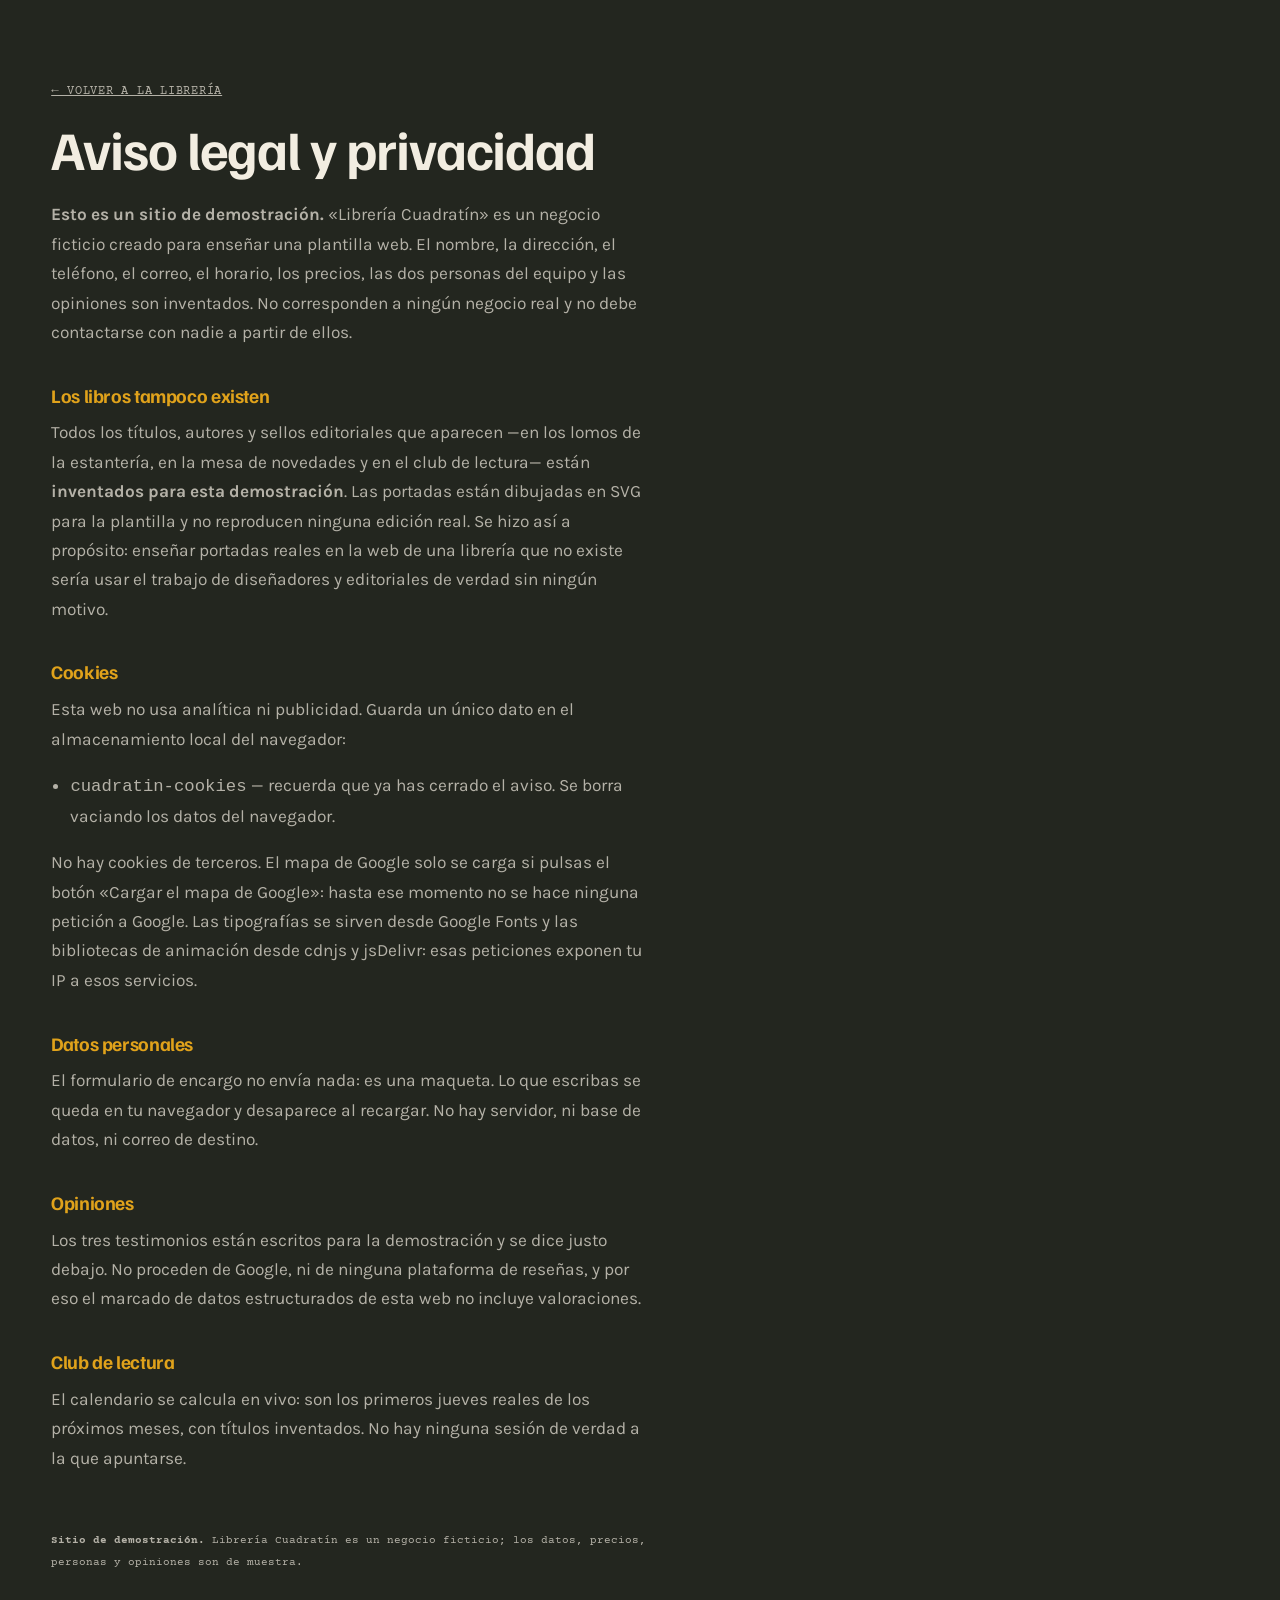
<file: legal.html>
<!doctype html>
<!-- SITIO DE DEMOSTRACIÓN. Librería Cuadratín es un negocio ficticio. -->
<html lang="es">
<head>
<meta charset="utf-8">
<meta name="viewport" content="width=device-width, initial-scale=1">
<meta name="robots" content="noindex, nofollow">
<title>Aviso legal y privacidad · Librería Cuadratín (demostración)</title>
<link rel="icon" href="favicon.svg" type="image/svg+xml">
<link rel="preconnect" href="https://fonts.googleapis.com">
<link rel="preconnect" href="https://fonts.gstatic.com" crossorigin>
<link rel="stylesheet" href="https://fonts.googleapis.com/css2?family=Familjen+Grotesk:wght@400;600;700&family=Karla:wght@400;500;600&family=Courier+Prime:wght@400;700&display=swap">
<link rel="stylesheet" href="css/estilo.css">
<style>
  .legal { max-width: 70ch; padding: clamp(3rem, 9vh, 6rem) var(--marco); }
  .legal h1 { font-size: clamp(2rem, 1.4rem + 3vw, 3.4rem); margin-bottom: 1.5rem; }
  .legal h2 { font-size: 1.2rem; margin: 2.4rem 0 0.8rem; color: var(--mostaza); }
  .legal p, .legal li { color: var(--crema-70); }
  .legal ul { padding-left: 1.2rem; }
</style>
</head>
<body>
<main class="legal">
  <p class="indice"><a href="index.html">← Volver a la librería</a></p>
  <h1>Aviso legal y privacidad</h1>

  <p><strong>Esto es un sitio de demostración.</strong> «Librería Cuadratín» es un negocio
  ficticio creado para enseñar una plantilla web. El nombre, la dirección, el teléfono,
  el correo, el horario, los precios, las dos personas del equipo y las opiniones son
  inventados. No corresponden a ningún negocio real y no debe contactarse con nadie a
  partir de ellos.</p>

  <h2>Los libros tampoco existen</h2>
  <p>Todos los títulos, autores y sellos editoriales que aparecen —en los lomos de la
  estantería, en la mesa de novedades y en el club de lectura— están <strong>inventados
  para esta demostración</strong>. Las portadas están dibujadas en SVG para la plantilla
  y no reproducen ninguna edición real. Se hizo así a propósito: enseñar portadas reales
  en la web de una librería que no existe sería usar el trabajo de diseñadores y
  editoriales de verdad sin ningún motivo.</p>

  <h2 id="cookies">Cookies</h2>
  <p>Esta web no usa analítica ni publicidad. Guarda un único dato en el almacenamiento
  local del navegador:</p>
  <ul>
    <li><code>cuadratin-cookies</code> — recuerda que ya has cerrado el aviso. Se borra
    vaciando los datos del navegador.</li>
  </ul>
  <p>No hay cookies de terceros. El mapa de Google solo se carga si pulsas el botón
  «Cargar el mapa de Google»: hasta ese momento no se hace ninguna petición a Google. Las
  tipografías se sirven desde Google Fonts y las bibliotecas de animación desde cdnjs y
  jsDelivr: esas peticiones exponen tu IP a esos servicios.</p>

  <h2>Datos personales</h2>
  <p>El formulario de encargo no envía nada: es una maqueta. Lo que escribas se queda en
  tu navegador y desaparece al recargar. No hay servidor, ni base de datos, ni correo de
  destino.</p>

  <h2>Opiniones</h2>
  <p>Los tres testimonios están escritos para la demostración y se dice justo debajo. No
  proceden de Google, ni de ninguna plataforma de reseñas, y por eso el marcado de datos
  estructurados de esta web no incluye valoraciones.</p>

  <h2>Club de lectura</h2>
  <p>El calendario se calcula en vivo: son los primeros jueves reales de los próximos
  meses, con títulos inventados. No hay ninguna sesión de verdad a la que apuntarse.</p>

  <p class="pie__sello" style="border:0;padding-top:2.5rem">
    <strong>Sitio de demostración.</strong> Librería Cuadratín es un negocio ficticio;
    los datos, precios, personas y opiniones son de muestra.
  </p>
</main>
</body>
</html>
</file>
<file: css/estilo.css>
/* ==========================================================================
   Librería Cuadratín (SITIO DE DEMOSTRACIÓN, negocio ficticio)
   Concepto: «Lomos». Un libro se elige por el lomo, así que la estantería es
   el sistema visual: cantos de colores saturados sobre pared oscura, y una
   balda que responde al dedo como responde una de verdad.
   ========================================================================== */

:root {
  --pared: #23261F;
  --pared-clara: #2C3029;
  --crema: #F2EDE1;
  --crema-70: rgba(242, 237, 225, 0.7);
  --crema-45: rgba(242, 237, 225, 0.6);
  --crema-14: rgba(242, 237, 225, 0.14);
  --rojo: #D6402F;
  --mostaza: #E0A21B;
  --azul: #2E5FA3;

  --display: "Familjen Grotesk", "Trebuchet MS", sans-serif;
  --texto: "Karla", system-ui, sans-serif;
  --mono: "Courier Prime", "Courier New", monospace;

  --marco: clamp(1rem, 4vw, 4rem);
}

*, *::before, *::after { box-sizing: border-box; }
/* `clip` y no `hidden`: la balda es más ancha que la pantalla a propósito y,
   sin esto, el móvil ensancha el viewport entero para que quepa. */
html { -webkit-text-size-adjust: 100%; overflow-x: clip; }

body {
  margin: 0;
  background: var(--pared);
  color: var(--crema);
  font-family: var(--texto);
  font-size: clamp(1rem, 0.96rem + 0.2vw, 1.08rem);
  line-height: 1.7;
  overflow-x: hidden;
}

img, svg { max-width: 100%; }
img { height: auto; display: block; }

h1, h2, h3 { font-family: var(--display); font-weight: 700; line-height: 1.04; letter-spacing: -0.02em; margin: 0; }
p { margin: 0 0 1em; }
a { color: inherit; }

::selection { background: var(--mostaza); color: var(--pared); }
:focus-visible { outline: 3px solid var(--mostaza); outline-offset: 3px; }

.visualmente-oculta {
  position: absolute !important;
  width: 1px; height: 1px; margin: -1px; padding: 0; border: 0;
  clip-path: inset(50%); overflow: hidden; white-space: nowrap;
}

.salto {
  position: fixed; top: 0.75rem; left: 0.75rem; z-index: 300;
  transform: translateY(-200%);
  background: var(--mostaza); color: var(--pared);
  padding: 0.7rem 1.1rem; border-radius: 3px;
  font-family: var(--mono); font-size: 0.78rem; text-decoration: none;
}
.salto:focus { transform: none; }

section[id] { scroll-margin-top: clamp(4.5rem, 10vh, 6rem); }

.kicker, .indice {
  font-family: var(--mono); font-size: 0.78rem;
  letter-spacing: 0.06em; text-transform: uppercase;
  color: var(--mostaza); margin: 0 0 1.1rem;
}
.parrafo { color: var(--crema-70); max-width: 56ch; }
.seccion__cabeza { max-width: 64ch; }
.seccion__cabeza h2 { font-size: clamp(1.9rem, 1.1rem + 3vw, 3.4rem); margin-bottom: 1rem; }
.aviso { font-family: var(--mono); font-size: 0.74rem; line-height: 1.8; color: var(--crema-45); margin: 1.8rem 0 0; max-width: 84ch; }

/* ── Botones ───────────────────────────────────────────────────────────── */
.boton {
  display: inline-flex; align-items: center; gap: 0.5rem;
  font-family: var(--mono); font-size: 0.8rem; font-weight: 700;
  letter-spacing: 0.02em; text-decoration: none;
  padding: 0.8rem 1.4rem;
  border: 2px solid var(--crema); border-radius: 3px;
  background: transparent; color: var(--crema); cursor: pointer;
  transition: background 0.2s ease, color 0.2s ease, border-color 0.2s ease;
}
.boton--crema { background: var(--crema); color: var(--pared); }
.boton--crema:hover { background: var(--mostaza); border-color: var(--mostaza); }
.boton--rojo { background: var(--rojo); border-color: var(--rojo); color: var(--crema); }
.boton--rojo:hover { background: var(--crema); border-color: var(--crema); color: var(--pared); }
.boton--linea:hover { background: var(--crema); color: var(--pared); }

/* ── Cabecera ──────────────────────────────────────────────────────────── */
.cabecera {
  position: fixed; inset: 0 0 auto 0; z-index: 90;
  display: flex; align-items: center; justify-content: space-between; gap: 1rem;
  padding: 0.85rem var(--marco);
  background: color-mix(in srgb, var(--pared) 92%, transparent);
  backdrop-filter: blur(8px);
  border-bottom: 1px solid transparent;
  transition: border-color 0.3s ease;
}
.cabecera.esta-pegada { border-bottom-color: var(--crema-14); }
.marca { display: inline-flex; align-items: center; gap: 0.6rem; text-decoration: none; }
.marca__icono { width: 30px; height: auto; color: var(--mostaza); flex: none; }
.marca__texto { font-family: var(--display); font-weight: 700; font-size: 1.2rem; letter-spacing: -0.02em; }

.nav { display: flex; align-items: center; gap: clamp(0.8rem, 1.8vw, 2rem); }
.nav ul { display: flex; gap: clamp(0.7rem, 1.6vw, 1.4rem); list-style: none; margin: 0; padding: 0; }
.nav a {
  font-family: var(--mono); font-size: 0.78rem; text-decoration: none;
  border-bottom: 2px solid transparent; padding-bottom: 2px;
}
.nav a:hover { border-bottom-color: var(--mostaza); }
.nav__cta { padding: 0.55rem 1rem; }

.hamburguesa {
  display: none; align-items: center; gap: 0.5rem;
  background: none; border: 2px solid var(--crema); border-radius: 3px;
  padding: 0.5rem 0.9rem; cursor: pointer; color: inherit;
  font-family: var(--mono); font-size: 0.76rem;
}
.hamburguesa__lineas { display: grid; gap: 4px; width: 18px; }
.hamburguesa__lineas i { display: block; height: 2px; background: currentColor; transition: transform 0.3s ease; }
.hamburguesa[aria-expanded="true"] .hamburguesa__lineas i:first-child { transform: translateY(3px) rotate(45deg); }
.hamburguesa[aria-expanded="true"] .hamburguesa__lineas i:last-child { transform: translateY(-3px) rotate(-45deg); }

/* ── Hero y la balda ───────────────────────────────────────────────────── */
.hero {
  min-height: 100svh;
  padding: clamp(6.5rem, 14vh, 9rem) var(--marco) 0;
  display: grid; grid-template-rows: 1fr auto; gap: clamp(2rem, 5vh, 3rem);
}
.hero__titulo { font-size: clamp(2.3rem, 1.2rem + 4vw, 5rem); max-width: 16ch; margin-bottom: 1.2rem; }
.hero__entrada { color: var(--crema-70); max-width: 52ch; font-size: 1.05em; }
.hero__acciones { display: flex; gap: 0.8rem; flex-wrap: wrap; margin-top: 2rem; }

.balda {
  margin: 0 calc(var(--marco) * -1);
  padding: 0 clamp(0.5rem, 2vw, 2rem);
  overflow: hidden;            /* la fila de lomos se recorta aquí */
  max-width: 100vw;
}
.balda__lomos {
  list-style: none; margin: 0; padding: 0 0 0 0.6rem;
  display: flex; align-items: flex-end; gap: 3px;
  height: clamp(190px, 30vh, 290px);
  border-bottom: 10px solid #4A3B2A;                 /* la madera de la balda */
  box-shadow: 0 10px 0 rgba(0, 0, 0, 0.35);
  overflow: hidden;
}
.lomo {
  position: relative;
  flex: 0 0 auto;
  width: var(--ancho);
  height: var(--alto);
  background: var(--fondo);
  color: var(--texto);
  border-radius: 2px 2px 0 0;
  cursor: pointer;
  display: flex; align-items: center; justify-content: center;
  transform-origin: bottom center;
  transition: transform 0.35s cubic-bezier(0.2, 0.8, 0.2, 1), box-shadow 0.35s ease;
  box-shadow: inset -3px 0 0 rgba(0, 0, 0, 0.18);
}
.lomo--bandas::before,
.lomo--bandas::after {
  content: ""; position: absolute; left: 12%; right: 12%; height: 2px;
  background: currentColor; opacity: 0.55;
}
.lomo--bandas::before { top: 12%; }
.lomo--bandas::after { top: 17%; }
.lomo__titulo, .lomo__autor {
  writing-mode: vertical-rl; text-orientation: mixed;
  white-space: nowrap; overflow: hidden;
  font-family: var(--display); font-size: 0.68rem; font-weight: 600;
  letter-spacing: 0.02em;
  max-height: 78%;
}
.lomo__autor { font-family: var(--mono); font-size: 0.56rem; opacity: 0.75; margin-top: 0.6rem; max-height: 18%; }
/* Sale a saludar: la balda responde al dedo como una de verdad */
.lomo:hover, .lomo:focus-visible { transform: translateY(-18px) rotate(-2deg); box-shadow: 0 10px 18px rgba(0, 0, 0, 0.45); z-index: 2; }
.lomo.es-vecino { transform: translateY(-6px) rotate(1.2deg); }

.balda__pie {
  font-family: var(--mono); font-size: 0.7rem; color: var(--crema-45);
  margin: 1.4rem 0 1.6rem; padding-left: 0.6rem;
}

/* ── La mesa ───────────────────────────────────────────────────────────── */
.mesa { padding: clamp(3.5rem, 8vh, 6rem) var(--marco); background: var(--pared-clara); }
.libros {
  list-style: none; margin: clamp(2rem, 5vh, 3.5rem) 0 0; padding: 0;
  display: grid; grid-template-columns: repeat(auto-fill, minmax(min(100%, 17rem), 1fr));
  gap: clamp(1.5rem, 3vw, 2.5rem);
}
.libro { display: grid; gap: 1rem; align-content: start; }
.libro img {
  width: 100%;
  box-shadow: 8px 8px 0 rgba(0, 0, 0, 0.35);
  transition: transform 0.3s ease, box-shadow 0.3s ease;
}
.libro:hover img { transform: translate(-3px, -3px); box-shadow: 12px 12px 0 rgba(0, 0, 0, 0.4); }
.libro__ficha h3 { font-size: 1.25rem; margin-bottom: 0.2rem; }
.libro__autor { font-family: var(--mono); font-size: 0.72rem; color: var(--mostaza); margin: 0 0 0.6rem; }
.libro__nota {
  color: var(--crema-70); font-size: 0.94em; margin: 0 0 0.6rem;
  border-left: 2px solid var(--crema-14); padding-left: 0.8rem; font-style: italic;
}
.libro__precio { font-family: var(--mono); font-weight: 700; font-size: 0.95rem; margin: 0; }

/* ── El plano ──────────────────────────────────────────────────────────── */
.plano { padding: clamp(3.5rem, 8vh, 6rem) var(--marco); }
.plano__caja {
  display: grid; gap: clamp(1.5rem, 4vw, 3rem);
  grid-template-columns: minmax(0, 1.3fr) minmax(0, 1fr);
  margin-top: clamp(2rem, 5vh, 3.5rem);
  align-items: start;
}
.plano__dibujo { width: 100%; height: auto; color: var(--crema-45); }
.plano__zona rect { fill: rgba(242, 237, 225, 0.06); stroke: var(--crema-45); stroke-width: 2; transition: fill 0.25s ease, stroke 0.25s ease; }
.plano__zona text {
  fill: var(--crema); font-family: "Courier Prime", monospace; font-size: 15px;
  text-anchor: middle; pointer-events: none;
}
.plano__zona.es-activa rect { fill: var(--mostaza); stroke: var(--mostaza); }
.plano__zona.es-activa text { fill: var(--pared); font-weight: 700; }

.plano__lista { list-style: none; margin: 0; padding: 0; display: grid; gap: 0.6rem; }
.plano__lista li {
  display: grid; gap: 0.1rem;
  border-top: 1px solid var(--crema-14); padding: 0.55rem 0.6rem;
  transition: background 0.25s ease;
  cursor: default;
}
.plano__lista li.es-activa { background: rgba(224, 162, 27, 0.14); }
.plano__lista b { font-family: var(--display); font-size: 1rem; }
.plano__lista span { color: var(--crema-70); font-size: 0.9em; }

/* ── Club ──────────────────────────────────────────────────────────────── */
.club { padding: clamp(3.5rem, 8vh, 6rem) var(--marco); background: var(--pared-clara); }
.club__rejilla {
  display: grid; gap: clamp(1.5rem, 4vw, 3rem);
  grid-template-columns: minmax(0, 1.2fr) minmax(0, 1fr);
  margin-top: clamp(2rem, 5vh, 3.5rem);
  align-items: start;
}
.sesiones { list-style: none; margin: 0; padding: 0; display: grid; gap: 0.6rem; counter-reset: s; }
.sesiones li {
  display: grid; grid-template-columns: 9.5rem minmax(0, 1fr); gap: 1rem;
  align-items: baseline;
  border-top: 2px solid var(--crema-14); padding-top: 0.7rem;
}
.sesiones li:first-child { border-top-color: var(--mostaza); }
.sesiones__fecha { font-family: var(--mono); font-size: 0.82rem; color: var(--mostaza); }
.sesiones__libro { font-family: var(--display); font-size: 1.05rem; }
.sesiones__libro em { font-style: normal; display: block; font-family: var(--mono); font-size: 0.72rem; color: var(--crema-45); }

.club__nota { border: 2px solid var(--crema-14); padding: clamp(1.2rem, 3vw, 1.8rem); }
.club__nota h3 { font-size: 1.3rem; margin-bottom: 0.9rem; }
.club__nota ul { margin: 0 0 1rem; padding-left: 1.1rem; display: grid; gap: 0.6rem; }
.club__nota li { color: var(--crema-70); font-size: 0.94em; }
.club__aviso { font-family: var(--mono); font-size: 0.7rem; color: var(--crema-45); margin: 0; }

/* ── Encargos ──────────────────────────────────────────────────────────── */
.encargos { padding: clamp(3.5rem, 8vh, 6rem) var(--marco); }
.encargos__rejilla {
  display: grid; gap: clamp(1.5rem, 4vw, 3.5rem);
  grid-template-columns: minmax(0, 1.1fr) minmax(0, 1fr);
  margin-top: clamp(2rem, 5vh, 3.5rem);
  align-items: start;
}
.pasos { list-style: none; margin: 0; padding: 0; display: grid; gap: 1.2rem; }
.pasos li { display: grid; grid-template-columns: 3rem minmax(0, 1fr); gap: 1rem; align-items: baseline; }
.pasos b { font-family: var(--display); font-size: 1.6rem; color: var(--rojo); }
.pasos span { color: var(--crema-70); }

.formulario { border: 2px solid var(--crema-14); padding: clamp(1.3rem, 3vw, 2rem); background: var(--pared-clara); }
.formulario h3 { font-size: 1.3rem; margin-bottom: 1rem; }
.campo { display: grid; gap: 0.35rem; margin-bottom: 1rem; }
.campo label { font-family: var(--mono); font-size: 0.72rem; color: var(--crema-45); }
.campo input, .campo textarea {
  font: inherit; font-size: 0.95em;
  padding: 0.7rem 0.85rem;
  border: 2px solid var(--crema-14); border-radius: 3px;
  background: var(--pared); color: inherit; width: 100%; resize: vertical;
}
.formulario__estado { font-family: var(--mono); font-size: 0.78rem; color: var(--mostaza); margin: 1rem 0 0; min-height: 1.2em; }
.formulario__demo { font-family: var(--mono); font-size: 0.68rem; color: var(--crema-45); margin: 0.6rem 0 0; }

/* ── Gente y voces ─────────────────────────────────────────────────────── */
.gente { padding: clamp(3.5rem, 8vh, 6rem) var(--marco); background: var(--pared-clara); }
.fichas {
  list-style: none; margin: clamp(2rem, 5vh, 3rem) 0; padding: 0;
  display: grid; grid-template-columns: repeat(auto-fit, minmax(min(100%, 18rem), 1fr));
  gap: clamp(1.5rem, 3vw, 3rem);
}
.fichas li { border-top: 2px solid var(--crema); padding-top: 1rem; }
.fichas h3 { font-size: 1.35rem; margin-bottom: 0.2rem; }
.fichas__papel { font-family: var(--mono); font-size: 0.74rem; color: var(--mostaza); margin-bottom: 0.7rem; }
.fichas li p:last-child { color: var(--crema-70); font-size: 0.94em; margin: 0; }

.voces {
  list-style: none; margin: 0; padding: 0;
  display: grid; grid-template-columns: repeat(auto-fit, minmax(min(100%, 17rem), 1fr));
  gap: clamp(1.2rem, 3vw, 2.5rem);
}
.voces blockquote { margin: 0; }
.voces blockquote p { font-family: var(--display); font-size: 1.1rem; line-height: 1.45; }
.voces__firma { font-family: var(--mono); font-size: 0.72rem; color: var(--crema-45); margin: 0; }

/* ── Visita ────────────────────────────────────────────────────────────── */
.visita { padding: clamp(3.5rem, 8vh, 6rem) var(--marco); }
.visita__rejilla {
  display: grid; gap: clamp(2rem, 4vw, 3.5rem);
  grid-template-columns: repeat(auto-fit, minmax(min(100%, 19rem), 1fr));
  margin-top: clamp(2rem, 5vh, 3.5rem);
  align-items: start;
}
.donde__estado {
  display: inline-flex; font-family: var(--mono); font-size: 0.76rem;
  border: 2px solid var(--crema); border-radius: 3px;
  padding: 0.35rem 0.8rem; margin-bottom: 1.2rem;
}
.donde__estado.esta-abierto { background: var(--mostaza); border-color: var(--mostaza); color: var(--pared); }
.donde address { font-style: normal; line-height: 1.9; margin-bottom: 1.2rem; }
.horario { margin: 0 0 1.2rem; display: grid; gap: 0.5rem; }
.horario > div { display: grid; grid-template-columns: minmax(0, 1fr) auto; gap: 1rem; border-top: 1px solid var(--crema-14); padding-top: 0.5rem; }
.horario > div.es-hoy dt { color: var(--mostaza); font-weight: 600; }
.horario dd { margin: 0; font-family: var(--mono); font-size: 0.8rem; text-align: right; }
.donde__nota { color: var(--crema-70); font-size: 0.92em; }
.mapa__aviso { font-family: var(--mono); font-size: 0.7rem; line-height: 1.7; color: var(--crema-45); margin: 0.8rem 0 0; }
.mapa iframe { width: 100%; height: 320px; border: 2px solid var(--crema-14); display: block; }

/* ── Pie ───────────────────────────────────────────────────────────────── */
.pie {
  border-top: 1px solid var(--crema-14);
  padding: clamp(2.5rem, 6vh, 4rem) var(--marco) 2.5rem;
  display: grid; gap: 2rem;
  grid-template-columns: repeat(auto-fit, minmax(min(100%, 17rem), 1fr));
  align-items: start;
}
.pie__marca { display: flex; gap: 0.9rem; align-items: flex-start; }
.pie__marca .marca__icono { width: 38px; color: var(--mostaza); flex: none; }
.pie__marca p { margin: 0; font-family: var(--mono); font-size: 0.76rem; line-height: 1.8; color: var(--crema-70); }
.pie__nav ul { list-style: none; margin: 0; padding: 0; display: grid; gap: 0.5rem; }
.pie__nav a { font-family: var(--mono); font-size: 0.76rem; }
.pie__sello {
  grid-column: 1 / -1; margin: 0;
  border-top: 1px solid var(--crema-14); padding-top: 1.4rem;
  font-family: var(--mono); font-size: 0.7rem; line-height: 1.9; color: var(--crema-70);
  max-width: 92ch;
}

/* ── Aviso de cookies ──────────────────────────────────────────────────── */
.cookie-banner {
  position: fixed; z-index: 200;
  left: var(--marco); right: var(--marco); bottom: clamp(0.8rem, 2vh, 1.4rem);
  background: var(--crema); color: var(--pared);
  padding: 1.1rem 1.3rem; gap: 1.2rem;
  align-items: center; justify-content: space-between; flex-wrap: wrap;
  border-radius: 3px;
}
/* OJO: el display va aquí, nunca en .cookie-banner a secas, o gana a [hidden] */
.cookie-banner:not([hidden]) { display: flex; }
.cookie-banner p { margin: 0; max-width: 72ch; font-size: 0.85rem; line-height: 1.6; }
.cookie-banner__acciones { display: flex; gap: 0.6rem; flex-wrap: wrap; }
.cookie-banner .boton { border-color: var(--pared); color: var(--pared); }
.cookie-banner .boton--crema { background: var(--pared); color: var(--crema); }
.cookie-banner .boton--crema:hover { background: var(--rojo); border-color: var(--rojo); }
.cookie-banner .boton--linea:hover { background: var(--pared); color: var(--crema); }

/* ── Cursor ────────────────────────────────────────────────────────────── */
.cursor { display: none; }
@media (hover: hover) and (pointer: fine) {
  .cursor {
    display: block; position: fixed; top: 0; left: 0; z-index: 250;
    pointer-events: none; transform: translate3d(-100px, -100px, 0);
  }
  /* un marcapáginas: rectángulo con la muesca abajo */
  .cursor__marca {
    display: block; width: 14px; height: 24px; margin: -12px 0 0 -7px;
    background: var(--mostaza);
    clip-path: polygon(0 0, 100% 0, 100% 100%, 50% 74%, 0 100%);
    transition: width 0.25s ease, height 0.25s ease, margin 0.25s ease;
  }
  .cursor.es-grande .cursor__marca { width: 84px; height: 104px; margin: -52px 0 0 -42px; }
  .cursor__texto {
    position: absolute; top: 44%; left: 50%; transform: translate(-50%, -50%);
    font-family: var(--mono); font-size: 0.62rem; color: var(--pared);
    opacity: 0; white-space: nowrap;
  }
  .cursor.es-grande .cursor__texto { opacity: 1; }
}

/* ── Estados de entrada (solo con GSAP) ────────────────────────────────── */
.has-motion .kicker,
.has-motion .indice,
.has-motion .parrafo,
.has-motion .hero__entrada,
.has-motion .hero__acciones,
.has-motion .libro,
.has-motion .plano__lista li,
.has-motion .sesiones li,
.has-motion .club__nota,
.has-motion .pasos li,
.has-motion .formulario,
.has-motion .fichas li,
.has-motion .voces li { opacity: 0; }
/* El titular entra como sale un libro de la balda: desde abajo, tras su canto */
.has-motion [data-linea] .linea__texto { opacity: 0; }

.linea { display: block; overflow: hidden; }
.linea__texto { display: block; }

/* ── Responsive ────────────────────────────────────────────────────────── */
@media (max-width: 1000px) {
  .hamburguesa { display: inline-flex; }
  .nav {
    position: fixed; inset: 0 0 auto 0;
    flex-direction: column; align-items: stretch; gap: 1.2rem;
    padding: 5.5rem var(--marco) 2.5rem;
    background: var(--pared); border-bottom: 1px solid var(--crema-14);
    transform: translateY(-101%);
    transition: transform 0.4s cubic-bezier(0.6, 0, 0.2, 1);
    z-index: -1;
  }
  .nav.esta-abierto { transform: translateY(0); }
  .nav ul { flex-direction: column; gap: 0.9rem; }
  .nav a { font-size: 1rem; }
  .nav__cta { justify-content: center; }

  .plano__caja, .club__rejilla, .encargos__rejilla { grid-template-columns: 1fr; }
}

@media (max-width: 680px) {
  .balda__lomos { height: 160px; }
  .lomo__titulo { font-size: 0.6rem; }
  .sesiones li { grid-template-columns: 1fr; gap: 0.2rem; }
}

/* ── Movimiento reducido ───────────────────────────────────────────────── */
@media (prefers-reduced-motion: reduce) {
  *, *::before, *::after {
    animation-duration: 0.001ms !important;
    animation-iteration-count: 1 !important;
    transition-duration: 0.001ms !important;
    scroll-behavior: auto !important;
  }
  .cursor { display: none; }
  /* la balda sigue respondiendo, pero sin inclinarse */
  .lomo:hover, .lomo:focus-visible { transform: translateY(-12px); }
  .lomo.es-vecino { transform: none; }
}

/* ── Cortina de entrada ────────────────────────────────────────────────
   Obligatoria (§5 del pliego). El `display` va en `:not([hidden])`, nunca
   en la clase a secas: si no, ganaría al atributo y la página quedaría
   tapada para siempre —el mismo fallo que el aviso de cookies.
   ────────────────────────────────────────────────────────────────────── */
.cortina { position: fixed; inset: 0; z-index: 400; }
.cortina:not([hidden]) { display: grid; place-items: center; }
.cortina[hidden] { display: none !important; }
.cortina__centro {
  position: relative; z-index: 3;
  display: grid; justify-items: center; gap: 0.9rem;
  padding: 0 1.5rem; text-align: center;
}
.cortina__marca {
  margin: 0; font-family: var(--display);
  font-size: clamp(2.1rem, 8vw, 4.6rem); line-height: 0.95;
  letter-spacing: -0.03em;
}
.cortina__pie {
  margin: 0; font-family: var(--mono);
  font-size: clamp(0.6rem, 1.8vw, 0.72rem); letter-spacing: 0.34em;
  text-transform: uppercase;
}
@media (prefers-reduced-motion: reduce) { .cortina { display: none !important; } }

/* «Lomos»: la balda se vacía lomo a lomo. Los lomos sobresalen por arriba y
   por abajo a propósito: así la cabeza redondeada del libro queda fuera de
   pantalla en reposo y no deja ver la página por los huecos del radio. */
.cortina--libreria { background: transparent; display: flex; align-items: flex-start; overflow: hidden; }
.cortina--libreria:not([hidden]) { display: flex; }
.cortina__lomo {
  flex: 1 1 0; height: 112vh; margin-top: -6vh;
  border-radius: 0 0 clamp(10px, 2.4vw, 30px) clamp(10px, 2.4vw, 30px);
  box-shadow: inset -2px 0 0 rgba(0, 0, 0, 0.22);
  z-index: 1;
}
.cortina--libreria .cortina__centro { position: absolute; inset: 0; place-content: center; justify-items: center; }
.cortina--libreria .cortina__marca { color: var(--crema); }
.cortina--libreria .cortina__pie { color: var(--mostaza); }
</file>
